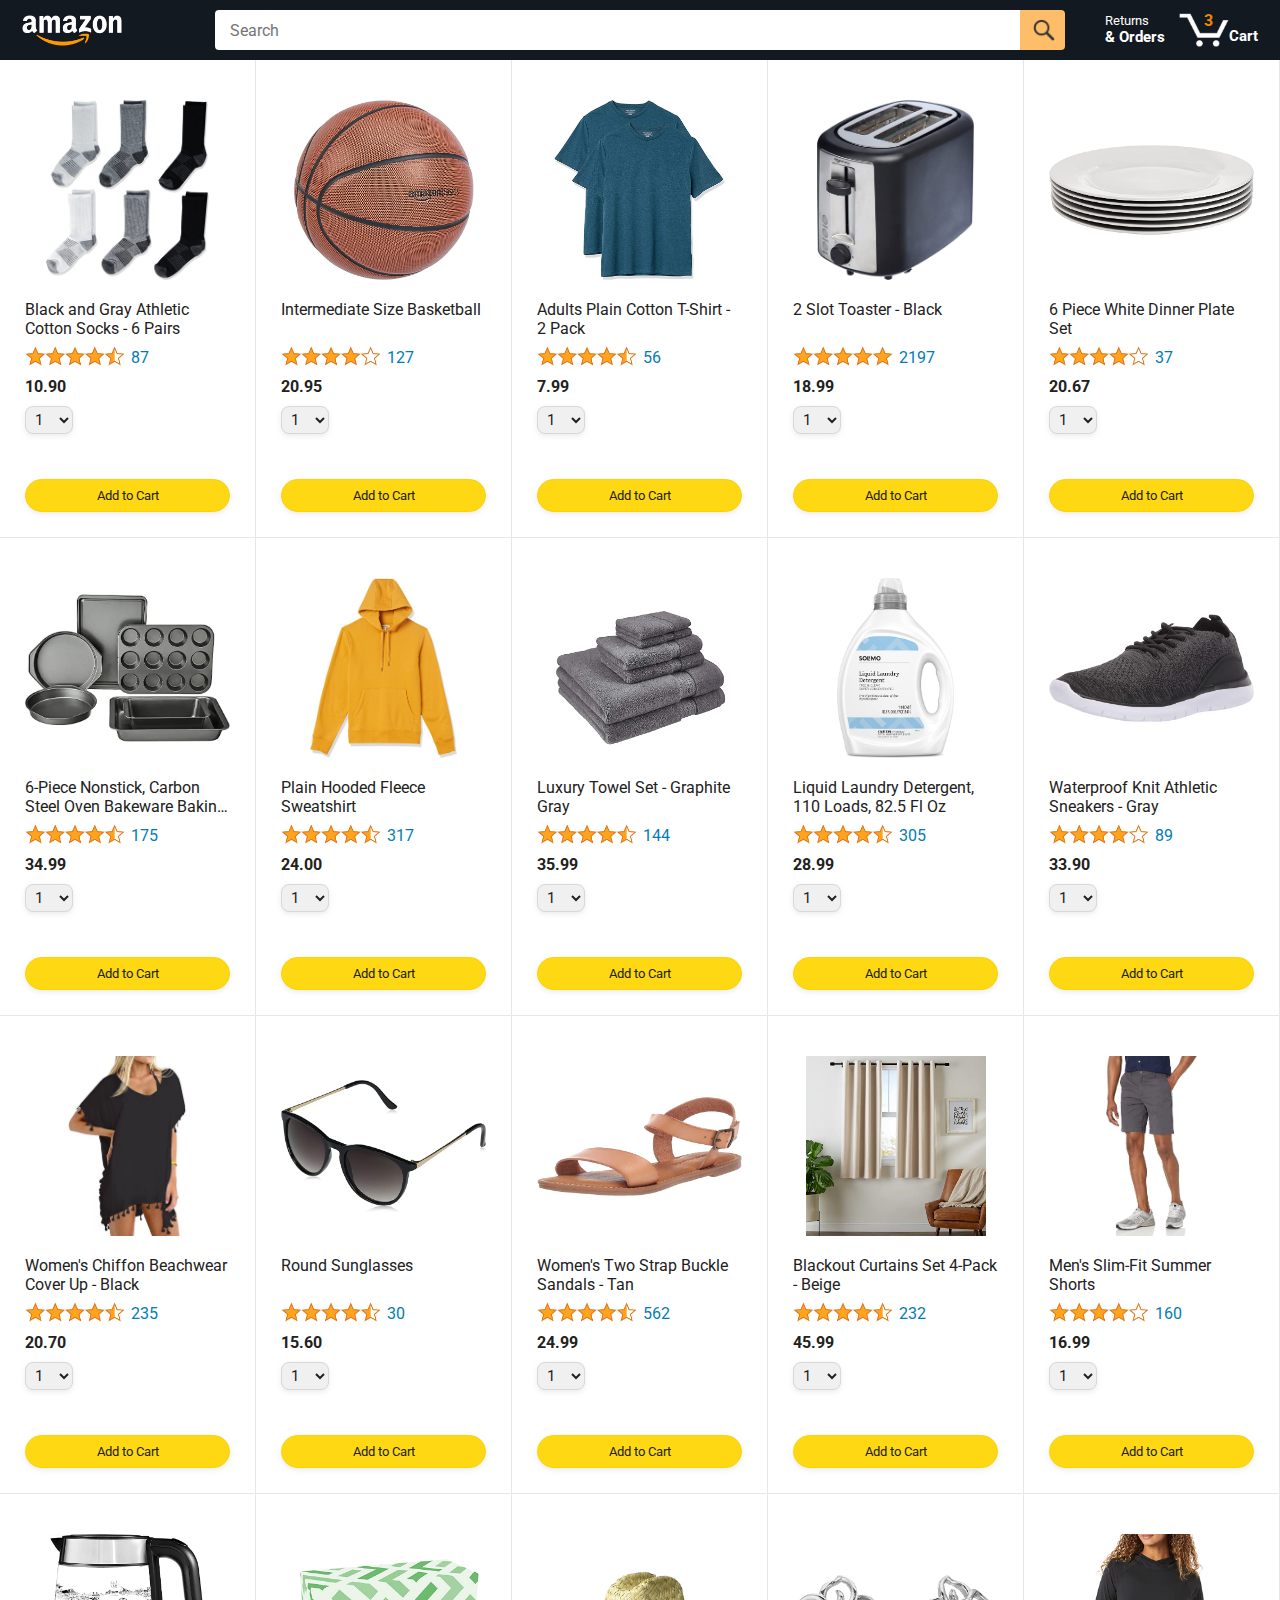
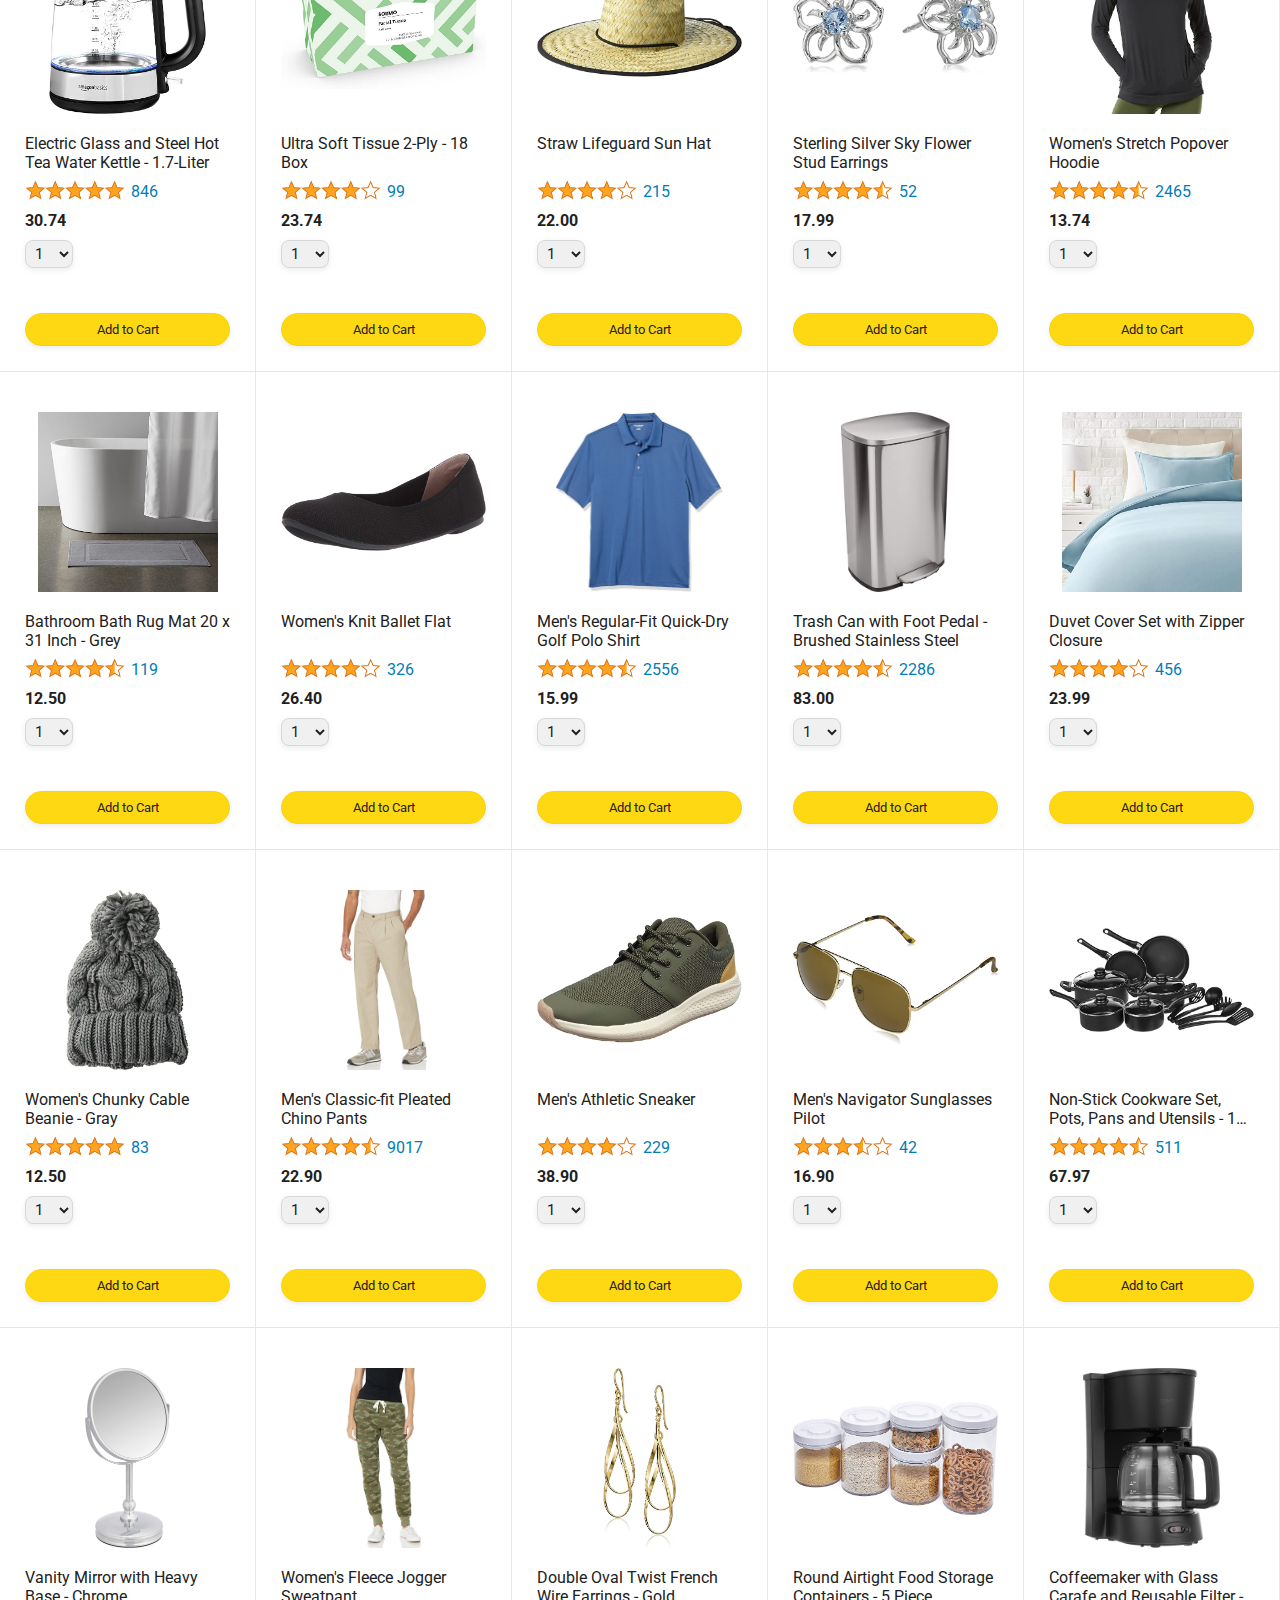
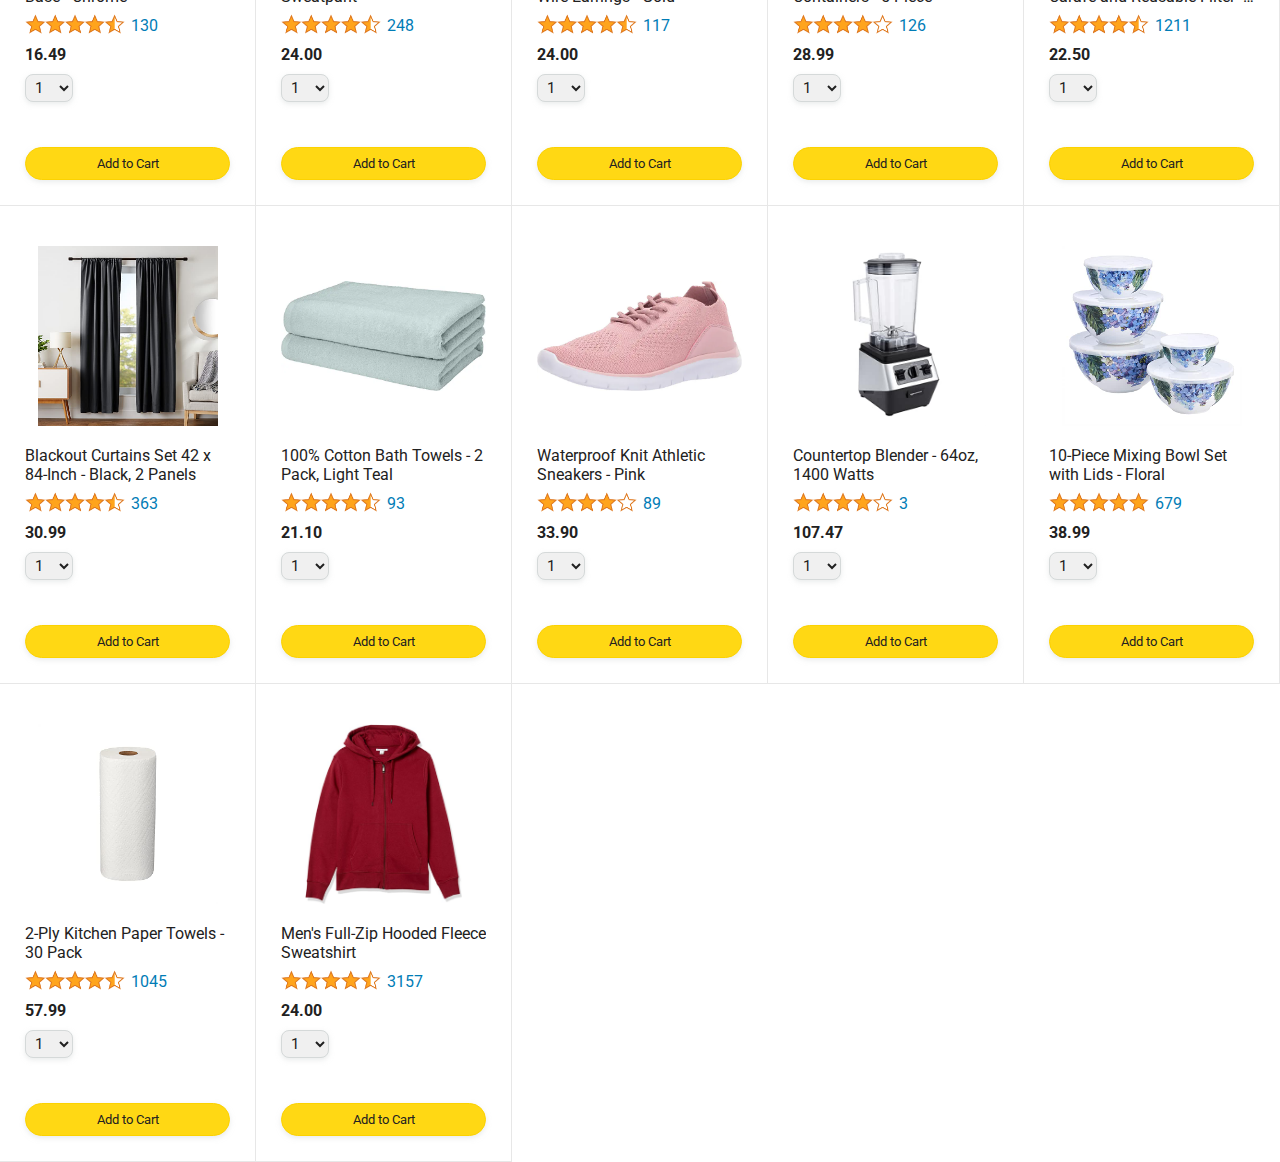
<file: javascript-amazon-project-main/amazon.html>
<!DOCTYPE html>
<html>
  <head>
    <title>Amazon Project</title>

    <!-- This code is needed for responsive design to work.
      (Responsive design = make the website look good on
      smaller screen sizes like a phone or a tablet). -->
    <meta name="viewport" content="width=device-width, initial-scale=1">

    <!-- Load a font called Roboto from Google Fonts. -->
    <link rel="preconnect" href="https://fonts.googleapis.com">
    <link rel="preconnect" href="https://fonts.gstatic.com" crossorigin>
    <link href="https://fonts.googleapis.com/css2?family=Roboto:wght@400;500;700&display=swap" rel="stylesheet">

    <!-- Here are the CSS files for this page. -->
    <link rel="stylesheet" href="styles/shared/general.css">
    <link rel="stylesheet" href="styles/shared/amazon-header.css">
    <link rel="stylesheet" href="styles/pages/amazon.css">
  </head>
  <body>
    <div class="amazon-header">
      <div class="amazon-header-left-section">
        <a href="amazon.html" class="header-link">
          <img class="amazon-logo"
            src="images/amazon-logo-white.png">
          <img class="amazon-mobile-logo"
            src="images/amazon-mobile-logo-white.png">
        </a>
      </div>

      <div class="amazon-header-middle-section">
        <input class="search-bar" type="text" placeholder="Search">

        <button class="search-button">
          <img class="search-icon" src="images/icons/search-icon.png">
        </button>
      </div>

      <div class="amazon-header-right-section">
        <a class="orders-link header-link" href="orders.html">
          <span class="returns-text">Returns</span>
          <span class="orders-text">& Orders</span>
        </a>

        <a class="cart-link header-link" href="checkout.html">
          <img class="cart-icon" src="images/icons/cart-icon.png">
          <div class="cart-quantity">3</div>
          <div class="cart-text">Cart</div>
        </a>
      </div>
    </div>
    
    <div class="main">
      <div class="products-grid">
       
      </div>
    </div>
    <script src="./data/cart.js"></script>
    <script src="./data/products.js"></script>
    <script src="amazon.js"></script>
  </body>
</html>
</file>
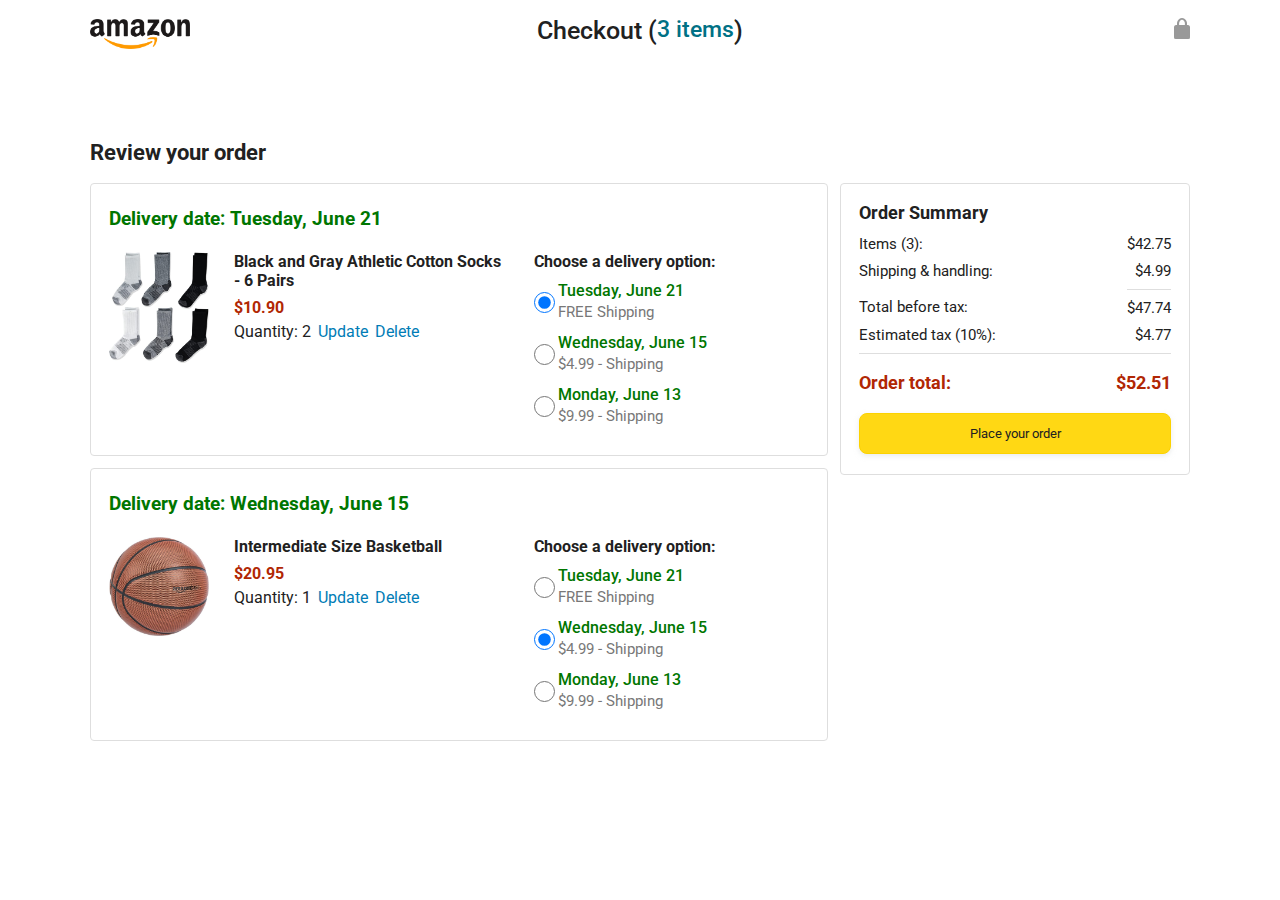
<file: javascript-amazon-project-main/checkout.html>
<!DOCTYPE html>
<html>
  <head>
    <title>Checkout</title>

    <!-- This code is needed for responsive design to work.
      (Responsive design = make the website look good on
      smaller screen sizes like a phone or a tablet). -->
    <meta name="viewport" content="width=device-width, initial-scale=1">

    <!-- Load a font called Roboto from Google Fonts. -->
    <link rel="preconnect" href="https://fonts.googleapis.com">
    <link rel="preconnect" href="https://fonts.gstatic.com" crossorigin>
    <link href="https://fonts.googleapis.com/css2?family=Roboto:wght@400;500;700&display=swap" rel="stylesheet">

    <!-- Here are the CSS files for this page. -->
    <link rel="stylesheet" href="styles/shared/general.css">
    <link rel="stylesheet" href="styles/pages/checkout/checkout-header.css">
    <link rel="stylesheet" href="styles/pages/checkout/checkout.css">
  </head>
  <body>
    <div class="checkout-header">
      <div class="header-content">
        <div class="checkout-header-left-section">
          <a href="amazon.html">
            <img class="amazon-logo" src="images/amazon-logo.png">
            <img class="amazon-mobile-logo" src="images/amazon-mobile-logo.png">
          </a>
        </div>

        <div class="checkout-header-middle-section">
          Checkout (<a class="return-to-home-link"
            href="amazon.html">3 items</a>)
        </div>

        <div class="checkout-header-right-section">
          <img src="images/icons/checkout-lock-icon.png">
        </div>
      </div>
    </div>

    <div class="main">
      <div class="page-title">Review your order</div>

      <div class="checkout-grid">
        <div class="order-summary">
          <div class="cart-item-container">
            <div class="delivery-date">
              Delivery date: Tuesday, June 21
            </div>

            <div class="cart-item-details-grid">
              <img class="product-image"
                src="images/products/athletic-cotton-socks-6-pairs.jpg">

              <div class="cart-item-details">
                <div class="product-name">
                  Black and Gray Athletic Cotton Socks - 6 Pairs
                </div>
                <div class="product-price">
                  $10.90
                </div>
                <div class="product-quantity">
                  <span>
                    Quantity: <span class="quantity-label">2</span>
                  </span>
                  <span class="update-quantity-link link-primary">
                    Update
                  </span>
                  <span class="delete-quantity-link link-primary">
                    Delete
                  </span>
                </div>
              </div>

              <div class="delivery-options">
                <div class="delivery-options-title">
                  Choose a delivery option:
                </div>
                <div class="delivery-option">
                  <input type="radio" checked
                    class="delivery-option-input"
                    name="delivery-option-1">
                  <div>
                    <div class="delivery-option-date">
                      Tuesday, June 21
                    </div>
                    <div class="delivery-option-price">
                      FREE Shipping
                    </div>
                  </div>
                </div>
                <div class="delivery-option">
                  <input type="radio"
                    class="delivery-option-input"
                    name="delivery-option-1">
                  <div>
                    <div class="delivery-option-date">
                      Wednesday, June 15
                    </div>
                    <div class="delivery-option-price">
                      $4.99 - Shipping
                    </div>
                  </div>
                </div>
                <div class="delivery-option">
                  <input type="radio"
                    class="delivery-option-input"
                    name="delivery-option-1">
                  <div>
                    <div class="delivery-option-date">
                      Monday, June 13
                    </div>
                    <div class="delivery-option-price">
                      $9.99 - Shipping
                    </div>
                  </div>
                </div>
              </div>
            </div>
          </div>

          <div class="cart-item-container">
            <div class="delivery-date">
              Delivery date: Wednesday, June 15
            </div>

            <div class="cart-item-details-grid">
              <img class="product-image"
                src="images/products/intermediate-composite-basketball.jpg">

              <div class="cart-item-details">
                <div class="product-name">
                  Intermediate Size Basketball
                </div>
                <div class="product-price">
                  $20.95
                </div>
                <div class="product-quantity">
                  <span>
                    Quantity: <span class="quantity-label">1</span>
                  </span>
                  <span class="update-quantity-link link-primary">
                    Update
                  </span>
                  <span class="delete-quantity-link link-primary">
                    Delete
                  </span>
                </div>
              </div>

              <div class="delivery-options">
                <div class="delivery-options-title">
                  Choose a delivery option:
                </div>

                <div class="delivery-option">
                  <input type="radio" class="delivery-option-input"
                    name="delivery-option-2">
                  <div>
                    <div class="delivery-option-date">
                      Tuesday, June 21
                    </div>
                    <div class="delivery-option-price">
                      FREE Shipping
                    </div>
                  </div>
                </div>
                <div class="delivery-option">
                  <input type="radio" checked class="delivery-option-input"
                    name="delivery-option-2">
                  <div>
                    <div class="delivery-option-date">
                      Wednesday, June 15
                    </div>
                    <div class="delivery-option-price">
                      $4.99 - Shipping
                    </div>
                  </div>
                </div>
                <div class="delivery-option">
                  <input type="radio" class="delivery-option-input"
                    name="delivery-option-2">
                  <div>
                    <div class="delivery-option-date">
                      Monday, June 13
                    </div>
                    <div class="delivery-option-price">
                      $9.99 - Shipping
                    </div>
                  </div>
                </div>
              </div>
            </div>
          </div>
        </div>

        <div class="payment-summary">
          <div class="payment-summary-title">
            Order Summary
          </div>

          <div class="payment-summary-row">
            <div>Items (3):</div>
            <div class="payment-summary-money">$42.75</div>
          </div>

          <div class="payment-summary-row">
            <div>Shipping &amp; handling:</div>
            <div class="payment-summary-money">$4.99</div>
          </div>

          <div class="payment-summary-row subtotal-row">
            <div>Total before tax:</div>
            <div class="payment-summary-money">$47.74</div>
          </div>

          <div class="payment-summary-row">
            <div>Estimated tax (10%):</div>
            <div class="payment-summary-money">$4.77</div>
          </div>

          <div class="payment-summary-row total-row">
            <div>Order total:</div>
            <div class="payment-summary-money">$52.51</div>
          </div>

          <button class="place-order-button button-primary">
            Place your order
          </button>
        </div>
      </div>
    </div>
  </body>
</html>
</file>
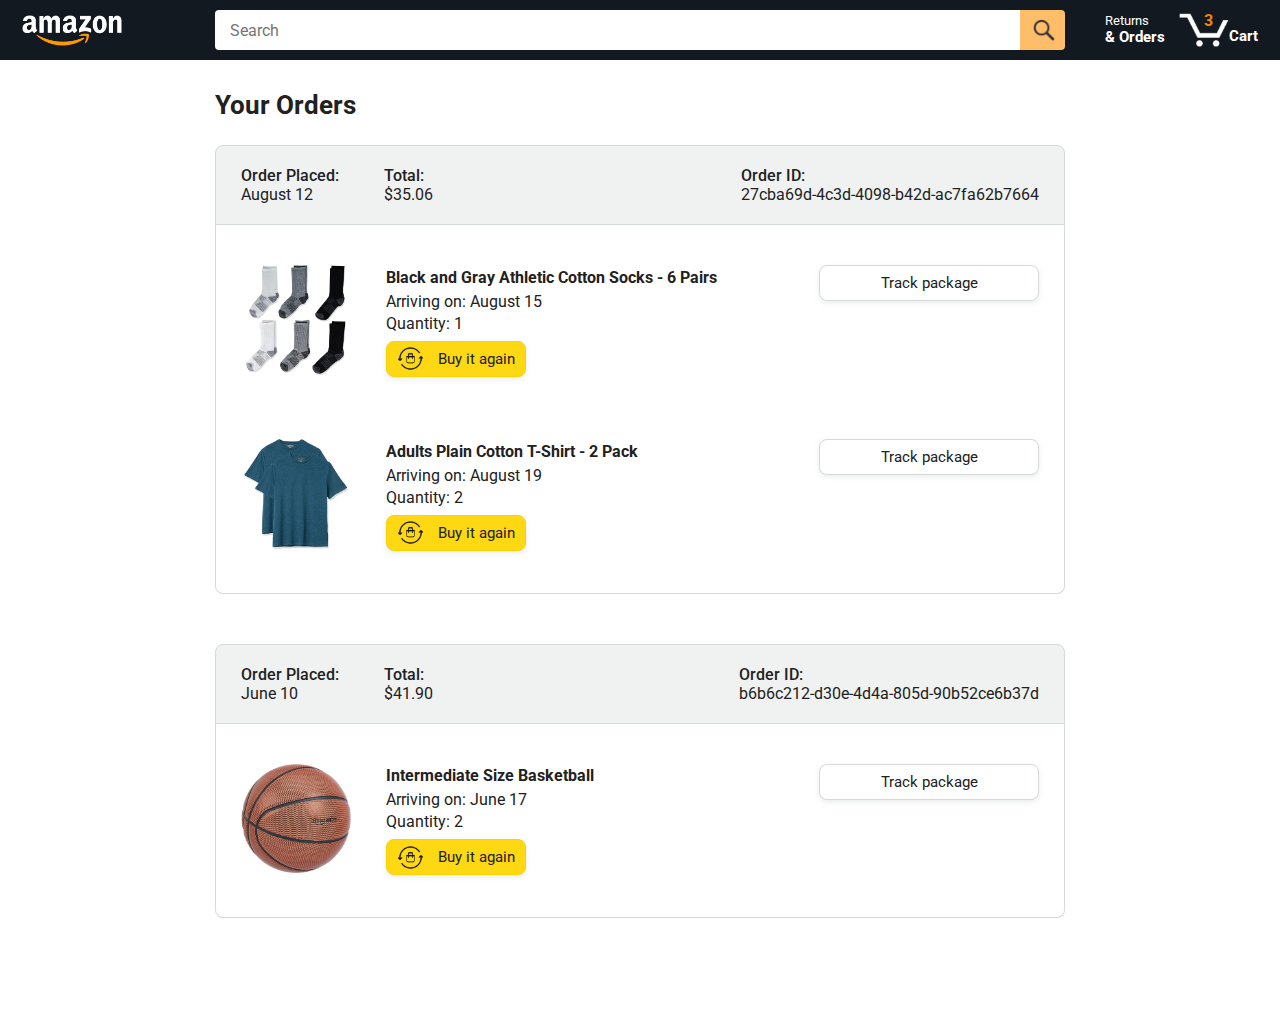
<file: javascript-amazon-project-main/orders.html>
<!DOCTYPE html>
<html>
  <head>
    <title>Orders</title>

    <!-- This code is needed for responsive design to work.
      (Responsive design = make the website look good on
      smaller screen sizes like a phone or a tablet). -->
    <meta name="viewport" content="width=device-width, initial-scale=1">

    <!-- Load a font called Roboto from Google Fonts. -->
    <link rel="preconnect" href="https://fonts.googleapis.com">
    <link rel="preconnect" href="https://fonts.gstatic.com" crossorigin>
    <link href="https://fonts.googleapis.com/css2?family=Roboto:wght@400;500;700&display=swap" rel="stylesheet">

    <!-- Here are the CSS files for this page. -->
    <link rel="stylesheet" href="styles/shared/general.css">
    <link rel="stylesheet" href="styles/shared/amazon-header.css">
    <link rel="stylesheet" href="styles/pages/orders.css">
  </head>
  <body>
    <div class="amazon-header">
      <div class="amazon-header-left-section">
        <a href="amazon.html" class="header-link">
          <img class="amazon-logo"
            src="images/amazon-logo-white.png">
          <img class="amazon-mobile-logo"
            src="images/amazon-mobile-logo-white.png">
        </a>
      </div>

      <div class="amazon-header-middle-section">
        <input class="search-bar" type="text" placeholder="Search">

        <button class="search-button">
          <img class="search-icon" src="images/icons/search-icon.png">
        </button>
      </div>

      <div class="amazon-header-right-section">
        <a class="orders-link header-link" href="orders.html">
          <span class="returns-text">Returns</span>
          <span class="orders-text">& Orders</span>
        </a>

        <a class="cart-link header-link" href="checkout.html">
          <img class="cart-icon" src="images/icons/cart-icon.png">
          <div class="cart-quantity">3</div>
          <div class="cart-text">Cart</div>
        </a>
      </div>
    </div>

    <div class="main">
      <div class="page-title">Your Orders</div>

      <div class="orders-grid">
        <div class="order-container">
          
          <div class="order-header">
            <div class="order-header-left-section">
              <div class="order-date">
                <div class="order-header-label">Order Placed:</div>
                <div>August 12</div>
              </div>
              <div class="order-total">
                <div class="order-header-label">Total:</div>
                <div>$35.06</div>
              </div>
            </div>

            <div class="order-header-right-section">
              <div class="order-header-label">Order ID:</div>
              <div>27cba69d-4c3d-4098-b42d-ac7fa62b7664</div>
            </div>
          </div>

          <div class="order-details-grid">
            <div class="product-image-container">
              <img src="images/products/athletic-cotton-socks-6-pairs.jpg">
            </div>

            <div class="product-details">
              <div class="product-name">
                Black and Gray Athletic Cotton Socks - 6 Pairs
              </div>
              <div class="product-delivery-date">
                Arriving on: August 15
              </div>
              <div class="product-quantity">
                Quantity: 1
              </div>
              <button class="buy-again-button button-primary">
                <img class="buy-again-icon" src="images/icons/buy-again.png">
                <span class="buy-again-message">Buy it again</span>
              </button>
            </div>

            <div class="product-actions">
              <a href="tracking.html">
                <button class="track-package-button button-secondary">
                  Track package
                </button>
              </a>
            </div>

            <div class="product-image-container">
              <img src="images/products/adults-plain-cotton-tshirt-2-pack-teal.jpg">
            </div>

            <div class="product-details">
              <div class="product-name">
                Adults Plain Cotton T-Shirt - 2 Pack
              </div>
              <div class="product-delivery-date">
                Arriving on: August 19
              </div>
              <div class="product-quantity">
                Quantity: 2
              </div>
              <button class="buy-again-button button-primary">
                <img class="buy-again-icon" src="images/icons/buy-again.png">
                <span class="buy-again-message">Buy it again</span>
              </button>
            </div>

            <div class="product-actions">
              <a href="tracking.html">
                <button class="track-package-button button-secondary">
                  Track package
                </button>
              </a>
            </div>
          </div>
        </div>

        <div class="order-container">

          <div class="order-header">
            <div class="order-header-left-section">
              <div class="order-date">
                <div class="order-header-label">Order Placed:</div>
                <div>June 10</div>
              </div>
              <div class="order-total">
                <div class="order-header-label">Total:</div>
                <div>$41.90</div>
              </div>
            </div>

            <div class="order-header-right-section">
              <div class="order-header-label">Order ID:</div>
              <div>b6b6c212-d30e-4d4a-805d-90b52ce6b37d</div>
            </div>
          </div>

          <div class="order-details-grid">
            <div class="product-image-container">
              <img src="images/products/intermediate-composite-basketball.jpg">
            </div>

            <div class="product-details">
              <div class="product-name">
                Intermediate Size Basketball
              </div>
              <div class="product-delivery-date">
                Arriving on: June 17
              </div>
              <div class="product-quantity">
                Quantity: 2
              </div>
              <button class="buy-again-button button-primary">
                <img class="buy-again-icon" src="images/icons/buy-again.png">
                <span class="buy-again-message">Buy it again</span>
              </button>
            </div>

            <div class="product-actions">
              <a href="tracking.html">
                <button class="track-package-button button-secondary">
                  Track package
                </button>
              </a>
            </div>
          </div>
        </div>
      </div>
    </div>
  </body>
</html>
</file>
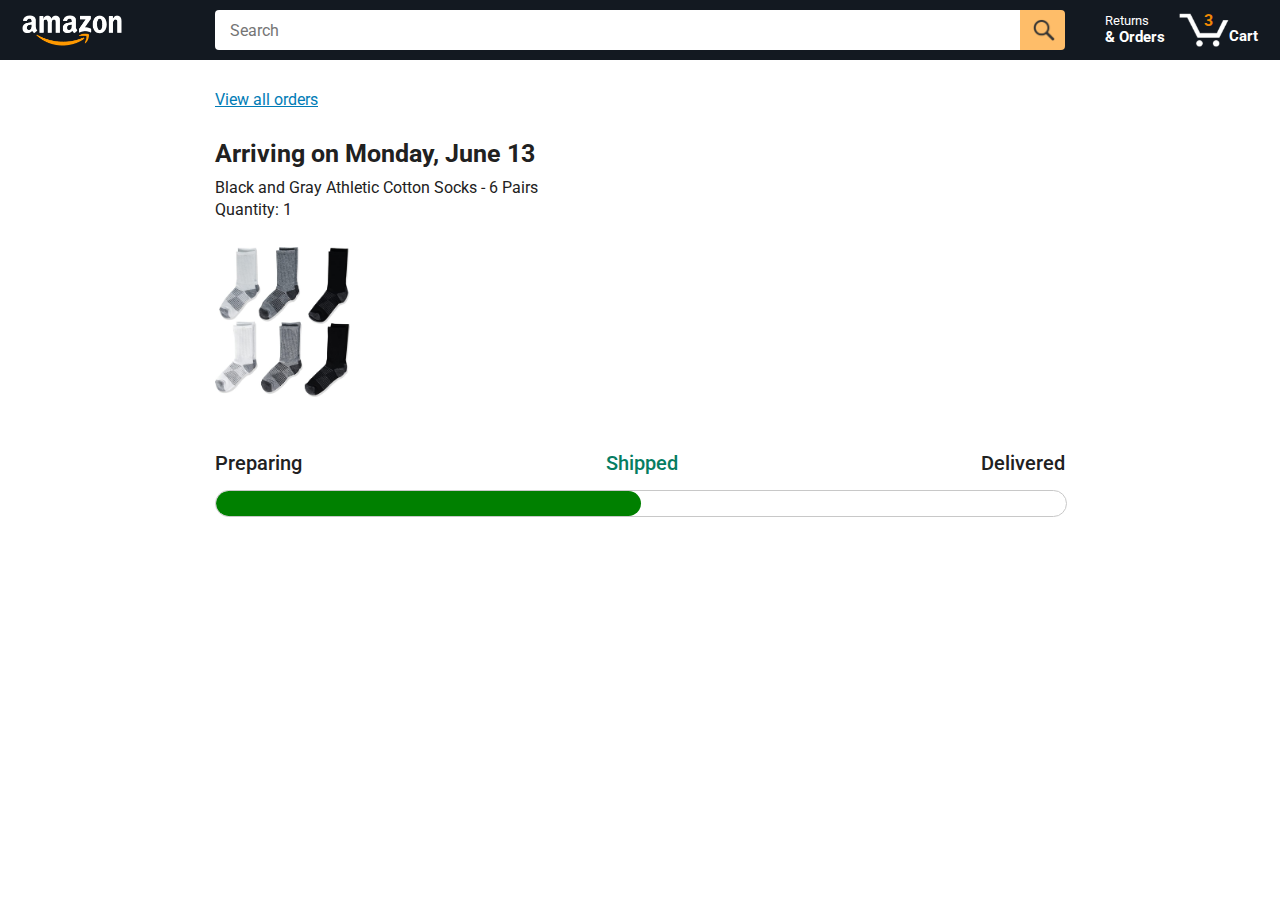
<file: javascript-amazon-project-main/tracking.html>
<!DOCTYPE html>
<html>
  <head>
    <title>Tracking</title>

    <!-- This code is needed for responsive design to work.
      (Responsive design = make the website look good on
      smaller screen sizes like a phone or a tablet). -->
    <meta name="viewport" content="width=device-width, initial-scale=1">

    <!-- Load a font called Roboto from Google Fonts. -->
    <link rel="preconnect" href="https://fonts.googleapis.com">
    <link rel="preconnect" href="https://fonts.gstatic.com" crossorigin>
    <link href="https://fonts.googleapis.com/css2?family=Roboto:wght@400;500;700&display=swap" rel="stylesheet">

    <!-- Here are the CSS files for this page. -->
    <link rel="stylesheet" href="styles/shared/general.css">
    <link rel="stylesheet" href="styles/shared/amazon-header.css">
    <link rel="stylesheet" href="styles/pages/tracking.css">
  </head>
  <body>
    <div class="amazon-header">
      <div class="amazon-header-left-section">
        <a href="amazon.html" class="header-link">
          <img class="amazon-logo"
            src="images/amazon-logo-white.png">
          <img class="amazon-mobile-logo"
            src="images/amazon-mobile-logo-white.png">
        </a>
      </div>

      <div class="amazon-header-middle-section">
        <input class="search-bar" type="text" placeholder="Search">

        <button class="search-button">
          <img class="search-icon" src="images/icons/search-icon.png">
        </button>
      </div>

      <div class="amazon-header-right-section">
        <a class="orders-link header-link" href="orders.html">
          <span class="returns-text">Returns</span>
          <span class="orders-text">& Orders</span>
        </a>

        <a class="cart-link header-link" href="checkout.html">
          <img class="cart-icon" src="images/icons/cart-icon.png">
          <div class="cart-quantity">3</div>
          <div class="cart-text">Cart</div>
        </a>
      </div>
    </div>

    <div class="main">
      <div class="order-tracking">
        <a class="back-to-orders-link link-primary" href="orders.html">
          View all orders
        </a>

        <div class="delivery-date">
          Arriving on Monday, June 13
        </div>

        <div class="product-info">
          Black and Gray Athletic Cotton Socks - 6 Pairs
        </div>

        <div class="product-info">
          Quantity: 1
        </div>

        <img class="product-image" src="images/products/athletic-cotton-socks-6-pairs.jpg">

        <div class="progress-labels-container">
          <div class="progress-label">
            Preparing
          </div>
          <div class="progress-label current-status">
            Shipped
          </div>
          <div class="progress-label">
            Delivered
          </div>
        </div>

        <div class="progress-bar-container">
          <div class="progress-bar"></div>
        </div>
      </div>
    </div>
  </body>
</html>
</file>
<file: javascript-amazon-project-main/styles/shared/general.css>
body {
  font-family: Roboto, Arial;
  color: rgb(33, 33, 33);
  /* The <body> element has a default margin of 8px
     on all sides. This removes the default margins. */
  margin: 0;
}

/* <p> elements have a default margin on the top
   and bottom. This removes the default margins. */
p {
  margin: 0;
}

button {
  cursor: pointer;
}

select {
  cursor: pointer;
}

input, select, button {
  font-family: Roboto, Arial;
}

.button-primary {
  color: rgb(33, 33, 33);
  background-color: rgb(255, 216, 20);
  border: 1px solid rgb(252, 210, 0);
  border-radius: 8px;
  cursor: pointer;
  box-shadow: 0 2px 5px rgba(213, 217, 217, 0.5);
}

.button-primary:hover {
  background-color: rgb(247, 202, 0);
  border: 1px solid rgb(242, 194, 0);
}

.button-primary:active {
  background: rgb(255, 216, 20);
  border-color: rgb(252, 210, 0);
  box-shadow: none;
}

.button-secondary {
  color: rgb(33, 33, 33);
  background: white;
  border: 1px solid rgb(213, 217, 217);
  border-radius: 8px;
  cursor: pointer;
  box-shadow: 0 2px 5px rgba(213, 217, 217, 0.5);
}

.button-secondary:hover {
  background-color: rgb(247, 250, 250);
}

.button-secondary:active {
  background-color: rgb(237, 253, 255);
  box-shadow: none;
}

/* These styles will limit text to 2 lines. Anything
   beyond 2 lines will be replaced with "..."
   You can find this code by using an A.I. tool or by
   searching in Google.
   https://css-tricks.com/almanac/properties/l/line-clamp/ */
.limit-text-to-2-lines {
  display: -webkit-box;
  -webkit-line-clamp: 2;
  -webkit-box-orient: vertical;
  overflow: hidden;
}

.link-primary {
  color: rgb(1, 124, 182);
  cursor: pointer;
}

.link-primary:hover {
  color: rgb(196, 80, 0);
}

/* Styles for dropdown selectors. */
select {
  color: rgb(33, 33, 33);
  background-color: rgb(240, 240, 240);
  border: 1px solid rgb(213, 217, 217);
  border-radius: 8px;
  padding: 3px 5px;
  font-size: 15px;
  cursor: pointer;
  box-shadow: 0 2px 5px rgba(213, 217, 217, 0.5);
}

select:focus,
input:focus {
  outline: 2px solid rgb(255, 153, 0);
}
</file>
<file: javascript-amazon-project-main/styles/shared/amazon-header.css>
.amazon-header {
  background-color: rgb(19, 25, 33);
  color: white;
  padding-left: 15px;
  padding-right: 15px;

  display: flex;
  align-items: center;
  justify-content: space-between;

  position: fixed;
  top: 0;
  left: 0;
  right: 0;
  height: 60px;
}

.amazon-header-left-section {
  width: 180px;
}

@media (max-width: 800px) {
  .amazon-header-left-section {
    width: unset;
  }
}

.header-link {
  display: inline-block;
  padding: 6px;
  border-radius: 2px;
  cursor: pointer;
  text-decoration: none;
  border: 1px solid rgba(0, 0, 0, 0);
}

.header-link:hover {
  border: 1px solid white;
}

.amazon-logo {
  width: 100px;
  margin-top: 5px;
}

.amazon-mobile-logo {
  display: none;
}

@media (max-width: 575px) {
  .amazon-logo {
    display: none;
  }

  .amazon-mobile-logo {
    display: block;
    height: 35px;
    margin-top: 5px;
  }
}

.amazon-header-middle-section {
  flex: 1;
  max-width: 850px;
  margin-left: 10px;
  margin-right: 10px;
  display: flex;
}

.search-bar {
  flex: 1;
  width: 0;
  font-size: 16px;
  height: 38px;
  padding-left: 15px;
  border: none;
  border-top-left-radius: 4px;
  border-bottom-left-radius: 4px;
  border-top-right-radius: 0;
  border-bottom-right-radius: 0;
}

.search-button {
  background-color: rgb(254, 189, 105);
  border: none;
  width: 45px;
  height: 40px;
  border-top-right-radius: 4px;
  border-bottom-right-radius: 4px;
  flex-shrink: 0;
}

.search-icon {
  height: 22px;
  margin-left: 2px;
  margin-top: 3px;
}

.amazon-header-right-section {
  width: 180px;
  flex-shrink: 0;
  display: flex;
  justify-content: end;
}

.orders-link {
  color: white;
}

.returns-text {
  display: block;
  font-size: 13px;
}

.orders-text {
  display: block;
  font-size: 15px;
  font-weight: 700;
}

.cart-link {
  color: white;
  display: flex;
  align-items: center;
  position: relative;
}

.cart-icon {
  width: 50px;
}

.cart-text {
  margin-top: 12px;
  font-size: 15px;
  font-weight: 700;
}

.cart-quantity {
  color: rgb(240, 136, 4);
  font-size: 16px;
  font-weight: 700;

  position: absolute;
  top: 4px;
  left: 22px;
  
  width: 26px;
  text-align: center;
}
</file>
<file: javascript-amazon-project-main/styles/pages/amazon.css>
.main {
  margin-top: 60px;
}

.products-grid {
  display: grid;

  /* - In CSS Grid, 1fr means a column will take up the
       remaining space in the grid.
     - If we write 1fr 1fr ... 1fr; 8 times, this will
       divide the grid into 8 columns, each taking up an
       equal amount of the space.
     - repeat(8, 1fr); is a shortcut for repeating "1fr"
       8 times (instead of typing out "1fr" 8 times).
       repeat(...) is a special property that works with
       display: grid; */
  grid-template-columns: repeat(8, 1fr);
}

/* @media is used to create responsive design (making the
   website look good on any screen size). This @media
   means when the screen width is 2000px or less, we
   will divide the grid into 7 columns instead of 8. */
@media (max-width: 2000px) {
  .products-grid {
    grid-template-columns: repeat(7, 1fr);
  }
}

/* This @media means when the screen width is 1600px or
   less, we will divide the grid into 6 columns. */
@media (max-width: 1600px) {
  .products-grid {
    grid-template-columns: repeat(6, 1fr);
  }
}

@media (max-width: 1300px) {
  .products-grid {
    grid-template-columns: repeat(5, 1fr);
  }
}

@media (max-width: 1000px) {
  .products-grid {
    grid-template-columns: repeat(4, 1fr);
  }
}

@media (max-width: 800px) {
  .products-grid {
    grid-template-columns: repeat(3, 1fr);
  }
}

@media (max-width: 575px) {
  .products-grid {
    grid-template-columns: repeat(2, 1fr);
  }
}

@media (max-width: 450px) {
  .products-grid {
    grid-template-columns: 1fr;
  }
}

.product-container {
  padding-top: 40px;
  padding-bottom: 25px;
  padding-left: 25px;
  padding-right: 25px;

  border-right: 1px solid rgb(231, 231, 231);
  border-bottom: 1px solid rgb(231, 231, 231);

  display: flex;
  flex-direction: column;
}

.product-image-container {
  display: flex;
  justify-content: center;
  align-items: center;

  height: 180px;
  margin-bottom: 20px;
}

.product-image {
  /* Images will overflow their container by default. To
    prevent this, we set max-width and max-height to 100%
    so they stay inside their container. */
  max-width: 100%;
  max-height: 100%;
}

.product-name {
  height: 40px;
  margin-bottom: 5px;
}

.product-rating-container {
  display: flex;
  align-items: center;
  margin-bottom: 10px;
}

.product-rating-stars {
  width: 100px;
  margin-right: 6px;
}

.product-rating-count {
  color: rgb(1, 124, 182);
  cursor: pointer;
  margin-top: 3px;
}

.product-price {
  font-weight: 700;
  margin-bottom: 10px;
}

.product-quantity-container {
  margin-bottom: 17px;
}

.product-spacer {
  flex: 1;
}

.added-to-cart {
  color: rgb(6, 125, 98);
  font-size: 16px;

  display: flex;
  align-items: center;
  margin-bottom: 8px;

  /* At first, the "Added to cart" message will
     be invisible. Use JavaScript to change the
     opacity and make it visible. */
  opacity: 0;
}

.added-to-cart img {
  height: 20px;
  margin-right: 5px;
}

.add-to-cart-button {
  width: 100%;
  padding: 8px;
  border-radius: 50px;
}

.amazon-header {
  z-index: 1;
}
</file>
<file: javascript-amazon-project-main/styles/pages/checkout/checkout-header.css>
.checkout-header {
  height: 60px;
  padding-left: 30px;
  padding-right: 30px;
  background-color: white;

  display: flex;
  justify-content: center;

  position: fixed;
  top: 0;
  left: 0;
  right: 0;
  z-index: 1000;
}

.header-content {
  width: 100%;
  max-width: 1100px;

  display: flex;
  align-items: center;
}

.checkout-header-left-section {
  width: 150px;
}

.amazon-logo {
  width: 100px;
  margin-top: 12px;
}

.amazon-mobile-logo {
  display: none;
}

/* @media is used to create responsive design (making the
   website look good on any screen size). This @media
   means when the screen width is 575px or less, different
   styles (inside the {...}) will be applied. */
@media (max-width: 575px) {
  .checkout-header-left-section {
    width: auto;
  }

  .amazon-logo {
    display: none;
  }

  .amazon-mobile-logo {
    display: inline-block;
    height: 35px;
    margin-top: 5px;
  }
}

.checkout-header-middle-section {
  flex: 1;
  flex-shrink: 0;
  text-align: center;

  font-size: 25px;
  font-weight: 500;

  display: flex;
  justify-content: center;
}

.return-to-home-link {
  color: rgb(0, 113, 133);
  font-size: 23px;
  text-decoration: none;
  cursor: pointer;
}

@media (max-width: 1000px) {
  .checkout-header-middle-section {
    font-size: 20px;
    margin-right: 60px;
  }

  .return-to-home-link {
    font-size: 18px;
  }
}

@media (max-width: 575px) {
  .checkout-header-middle-section {
    margin-right: 5px;
  }
}

.checkout-header-right-section {
  text-align: right;
  width: 150px;
}

@media (max-width: 1000px) {
  .checkout-header-right-section {
    width: auto;
  }
}
</file>
<file: javascript-amazon-project-main/styles/pages/checkout/checkout.css>
.main {
  max-width: 1100px;
  padding-left: 30px;
  padding-right: 30px;

  margin-top: 140px;
  margin-bottom: 100px;

  /* margin-left: auto;
     margin-right auto;
     Is a trick for centering an element horizontally
     without needing a container. */
  margin-left: auto;
  margin-right: auto;
}

.page-title {
  font-weight: 700;
  font-size: 22px;
  margin-bottom: 18px;
}

.checkout-grid {
  display: grid;
  /* Here, 1fr means the first column will take
     up the remaining space in the grid. */
  grid-template-columns: 1fr 350px;
  column-gap: 12px;

  /* Use align-items: start; to prevent the elements
     in the grid from stretching vertically. */
  align-items: start;
}

@media (max-width: 1000px) {
  .main {
    max-width: 500px;
  }

  .checkout-grid {
    grid-template-columns: 1fr;
  }
}

.cart-item-container,
.payment-summary {
  border: 1px solid rgb(222, 222, 222);
  border-radius: 4px;
  padding: 18px;
}

.cart-item-container {
  margin-bottom: 12px;
}

.payment-summary {
  padding-bottom: 5px;
}

@media (max-width: 1000px) {
  .payment-summary {
    /* grid-row: 1 means this element will be placed into row
      1 in the grid. (Normally, the row that an element is
      placed in is determined by the order of the elements in
      the HTML. grid-row overrides this default ordering). */
    grid-row: 1;
    margin-bottom: 12px;
  }
}

.delivery-date {
  color: rgb(0, 118, 0);
  font-weight: 700;
  font-size: 19px;
  margin-top: 5px;
  margin-bottom: 22px;
}

.cart-item-details-grid {
  display: grid;
  /* 100px 1fr 1fr; means the 2nd and 3rd column will
     take up half the remaining space in the grid
     (they will divide up the remaining space evenly). */
  grid-template-columns: 100px 1fr 1fr;
  column-gap: 25px;
}

@media (max-width: 1000px) {
  .cart-item-details-grid {
    grid-template-columns: 100px 1fr;
    row-gap: 30px;
  }
}

.product-image {
  max-width: 100%;
  max-height: 120px;

  /* margin-left: auto;
     margin-right auto;
     Is a trick for centering an element horizontally
     without needing a container. */
  margin-left: auto;
  margin-right: auto;
}

.product-name {
  font-weight: 700;
  margin-bottom: 8px;
}

.product-price {
  color: rgb(177, 39, 4);
  font-weight: 700;
  margin-bottom: 5px;
}

.product-quantity .link-primary {
  margin-left: 3px;
}

@media (max-width: 1000px) {
  .delivery-options {
    /* grid-column: 1 means this element will be placed
       in column 1 in the grid. (Normally, the column that
       an element is placed in is determined by the order
       of the elements in the HTML. grid-column overrides
       this default ordering).
       
       / span 2 means this element will take up 2 columns
       in the grid (Normally, each element takes up 1
       column in the grid). */
    grid-column: 1 / span 2;
  }
}

.delivery-options-title {
  font-weight: 700;
  margin-bottom: 10px;
}

.delivery-option {
  display: grid;
  grid-template-columns: 24px 1fr;
  margin-bottom: 12px;
  cursor: pointer;
}

.delivery-option-input {
  margin-left: 0px;
  cursor: pointer;
}

.delivery-option-date {
  color: rgb(0, 118, 0);
  font-weight: 500;
  margin-bottom: 3px;
}

.delivery-option-price {
  color: rgb(120, 120, 120);
  font-size: 15px;
}

.payment-summary-title {
  font-weight: 700;
  font-size: 18px;
  margin-bottom: 12px;
}

.payment-summary-row {
  display: grid;
  /* 1fr auto; means the width of the 2nd column will be
     determined by the elements inside the column (auto).
     The 1st column will take up the remaining space. */
  grid-template-columns: 1fr auto;

  font-size: 15px;
  margin-bottom: 9px;
}

.payment-summary-money {
  text-align: right;
}

.subtotal-row .payment-summary-money {
  border-top: 1px solid rgb(222, 222, 222);
}

.subtotal-row div {
  padding-top: 9px;
}

.total-row {
  color: rgb(177, 39, 4);
  font-weight: 700;
  font-size: 18px;

  border-top: 1px solid rgb(222, 222, 222);
  padding-top: 18px;
}

.place-order-button {
  width: 100%;
  padding-top: 12px;
  padding-bottom: 12px;
  border-radius: 8px;

  margin-top: 11px;
  margin-bottom: 15px;
}
</file>
<file: javascript-amazon-project-main/styles/pages/orders.css>
.main {
  max-width: 850px;
  margin-top: 90px;
  margin-bottom: 100px;
  padding-left: 20px;
  padding-right: 20px;

  /* margin-left: auto;
     margin-right auto;
     Is a trick for centering an element horizontally
     without needing a container. */
  margin-left: auto;
  margin-right: auto;
}

.page-title {
  font-weight: 700;
  font-size: 26px;
  margin-bottom: 25px;
}

.orders-grid {
  display: grid;
  grid-template-columns: 1fr;
  row-gap: 50px;
}

.order-header {
  background-color: rgb(240, 242, 242);
  border: 1px solid rgb(213, 217, 217);

  display: flex;
  align-items: center;
  justify-content: space-between;

  padding: 20px 25px;
  border-top-left-radius: 8px;
  border-top-right-radius: 8px;
}

.order-header-left-section {
  display: flex;
  flex-shrink: 0;
}

.order-header-label {
  font-weight: 500;
}

.order-date,
.order-total {
  margin-right: 45px;
}

.order-header-right-section {
  flex-shrink: 1;
}

@media (max-width: 575px) {
  .order-header {
    flex-direction: column;
    align-items: start;
    line-height: 23px;
    padding: 15px;
  }

  .order-header-left-section {
    flex-direction: column;
  }

  .order-header-label {
    margin-right: 5px;
  }

  .order-date,
  .order-total {
    display: grid;
    grid-template-columns: auto 1fr;
    margin-right: 0;
  }

  .order-header-right-section {
    display: grid;
    grid-template-columns: auto 1fr;
  }
}

.order-details-grid {
  padding: 40px 25px;
  border: 1px solid rgb(213, 217, 217);
  border-top: none;
  border-bottom-left-radius: 8px;
  border-bottom-right-radius: 8px;

  display: grid;
  grid-template-columns: 110px 1fr 220px;
  column-gap: 35px;
  row-gap: 60px;
  align-items: center;
}

@media (max-width: 800px) {
  .order-details-grid {
    grid-template-columns: 110px 1fr;
    row-gap: 0;
    padding-bottom: 8px;
  }
}

@media (max-width: 450px) {
  .order-details-grid {
    grid-template-columns: 1fr;
  }
}

.product-image-container {
  text-align: center;
}

.product-image-container img {
  max-width: 110px;
  max-height: 110px;
}

.product-name {
  font-weight: 700;
  margin-bottom: 5px;
}

.product-delivery-date {
  margin-bottom: 3px;
}

.product-quantity {
  margin-bottom: 8px;
}

.buy-again-button {
  font-size: 15px;
  width: 140px;
  height: 36px;
  border-radius: 8px;

  display: flex;
  align-items: center;
  justify-content: center;
}

.buy-again-icon {
  width: 25px;
  margin-right: 15px;
}

.product-actions {
  align-self: start;
}

.track-package-button {
  width: 100%;
  font-size: 15px;
  padding: 8px;
}

@media (max-width: 800px) {
  .buy-again-button {
    margin-bottom: 10px;
  }

  .product-actions {
    /* grid-column: 2 means this element will be placed
       in column 2 in the grid. (Normally, the column that
       an element is placed in is determined by the order
       of the elements in the HTML. grid-column overrides
       this default ordering). */
    grid-column: 2;
    margin-bottom: 30px;
  }

  .track-package-button {
    width: 140px;
  }
}

@media (max-width: 450px) {
  .product-image-container {
    text-align: center;
    margin-bottom: 25px;
  }

  .product-image-container img {
    max-width: 150px;
    max-height: 150px;
  }

  .product-name {
    margin-bottom: 10px;
  }

  .product-quantity {
    margin-bottom: 15px;
  }

  .buy-again-button {
    width: 100%;
    margin-bottom: 15px;
  }

  .product-actions {
    /* grid-column: auto; undos grid-column: 2; from above.
       This element will now be placed in its normal column
       in the grid. */
    grid-column: auto;
    margin-bottom: 70px;
  }

  .track-package-button {
    width: 100%;
    padding: 12px;
  }
}
</file>
<file: javascript-amazon-project-main/styles/pages/tracking.css>
.main {
  max-width: 850px;
  margin-top: 90px;
  margin-bottom: 100px;
  padding-left: 30px;
  padding-right: 30px;

  /* margin-left: auto;
     margin-right auto;
     Is a trick for centering an element horizontally
     without needing a container. */
  margin-left: auto;
  margin-right: auto;
}

.back-to-orders-link {
  display: inline-block;
  margin-bottom: 30px;
}

.delivery-date {
  font-size: 25px;
  font-weight: 700;
  margin-bottom: 10px;
}

.product-info {
  margin-bottom: 3px;
}

.product-image {
  max-width: 150px;
  max-height: 150px;
  margin-top: 25px;
  margin-bottom: 50px;
}

.progress-labels-container {
  display: flex;
  justify-content: space-between;
  font-size: 20px;
  font-weight: 500;
  margin-bottom: 15px;
}

.current-status {
  color: rgb(6, 125, 98);
}

@media (max-width: 575px) {
  .progress-labels-container {
    font-size: 16px;
  }
}

@media (max-width: 450px) {
  .progress-labels-container {
    flex-direction: column;
    margin-bottom: 5px;
  }

  .progress-label {
    margin-bottom: 3px;
  }
}

.progress-bar-container {
  height: 25px;
  width: 100%;

  border: 1px solid rgb(200, 200, 200);
  border-radius: 50px;
  overflow: hidden;
}

.progress-bar {
  height: 100%;
  background-color: green;
  border-radius: 50px;
  width: 50%;
}
</file>
